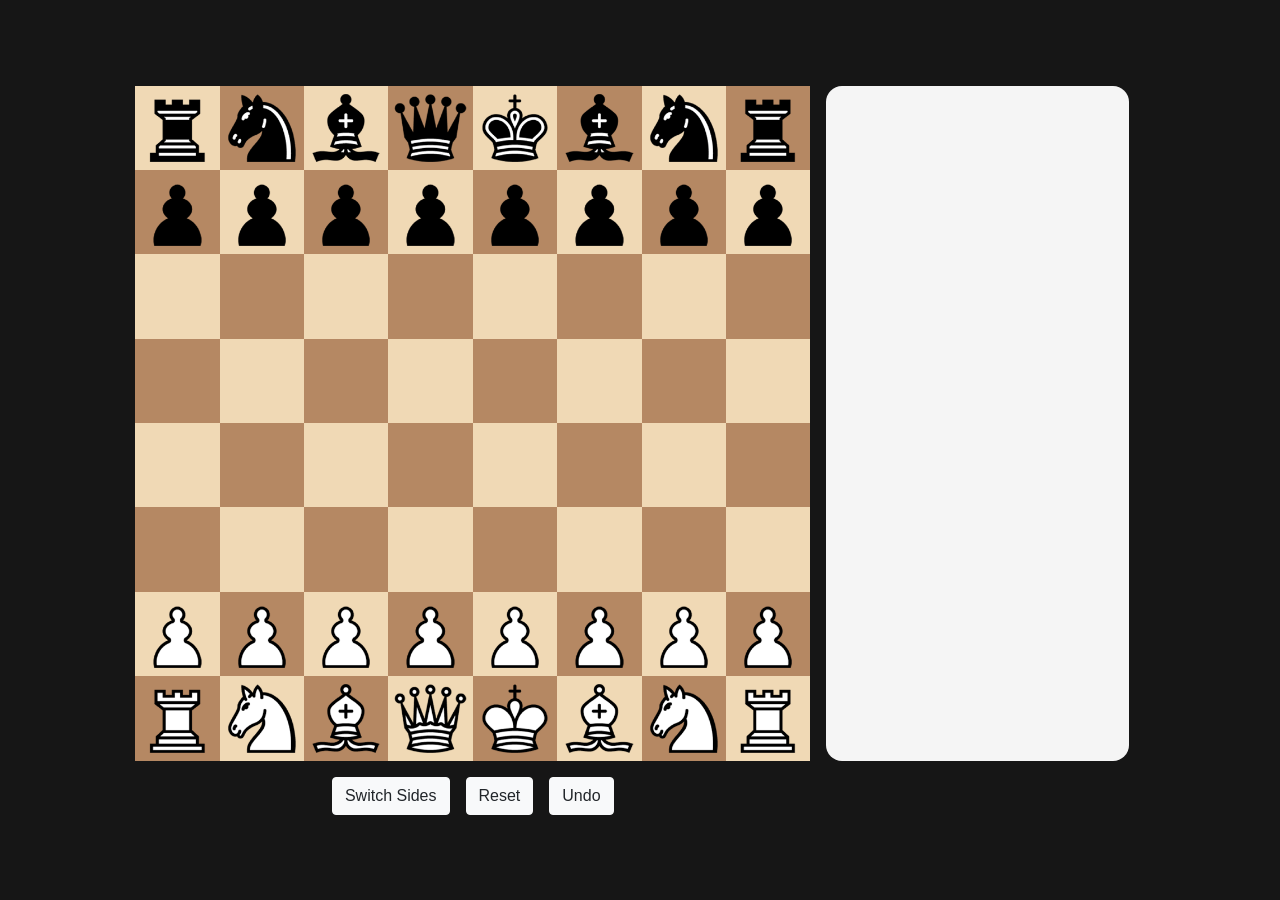
<file: index.html>
<html>
  <head>
    <title>Chess</title>
    <link rel="shortcut icon" type="image/x-icon" href="Resources/favicon.ico" />
    <!-- STYLE IMPORTS -->
    <link rel="stylesheet" href="css/index.css">
    <link rel="stylesheet" href="https://cdn.jsdelivr.net/npm/bootstrap@4.5.3/dist/css/bootstrap.min.css"
      integrity="sha384-TX8t27EcRE3e/ihU7zmQxVncDAy5uIKz4rEkgIXeMed4M0jlfIDPvg6uqKI2xXr2" crossorigin="anonymous">
    <meta name="viewport" content="width=device-width, initial-scale=1, shrink-to-fit=no" charset="utf-8">

    <!-- JAVASCRIPT IMPORTS -->
    <script src="js/utility.js"></script>
    <script src="js/chess.js"></script>
  </head>

  <!-- PAGE CONTENT -->
  <body>
    <div class="main">
      <div class="content">
        <div class="game-display" id="game-display">
          <div class="board" id="board"></div>
          <div class="toolbar" id="toolbar">
            <button type="button" class="btn btn-light switch" id="switch">Switch Sides</button>
            <button type="button" class="btn btn-light reset" id="reset">Reset</button>
            <button type="button" class="btn btn-light undo" id="undo">Undo</button>
          </div>
        </div>
        <div class="info-display" id="info-display">
          <div class="info">
            <p id="output"></p>
          </div>
        </div>
      </div>
    </div>
  </body>

  <!-- START JS SCRIPT -->
  <script> window.onload = main(); </script>

  <!-- BOOSTRAP IMPORT -->
  <script src="https://code.jquery.com/jquery-3.2.1.slim.min.js"
          integrity="sha384-KJ3o2DKtIkvYIK3UENzmM7KCkRr/rE9/Qpg6aAZGJwFDMVNA/GpGFF93hXpG5KkN"
          crossorigin="anonymous"></script>
  <script src="https://cdnjs.cloudflare.com/ajax/libs/popper.js/1.12.9/umd/popper.min.js"
          integrity="sha384-ApNbgh9B+Y1QKtv3Rn7W3mgPxhU9K/ScQsAP7hUibX39j7fakFPskvXusvfa0b4Q"
          crossorigin="anonymous"></script>
  <script src="https://maxcdn.bootstrapcdn.com/bootstrap/4.0.0/js/bootstrap.min.js"
          integrity="sha384-JZR6Spejh4U02d8jOt6vLEHfe/JQGiRRSQQxSfFWpi1MquVdAyjUar5+76PVCmYl"
          crossorigin="anonymous"></script>
</html>
</file>
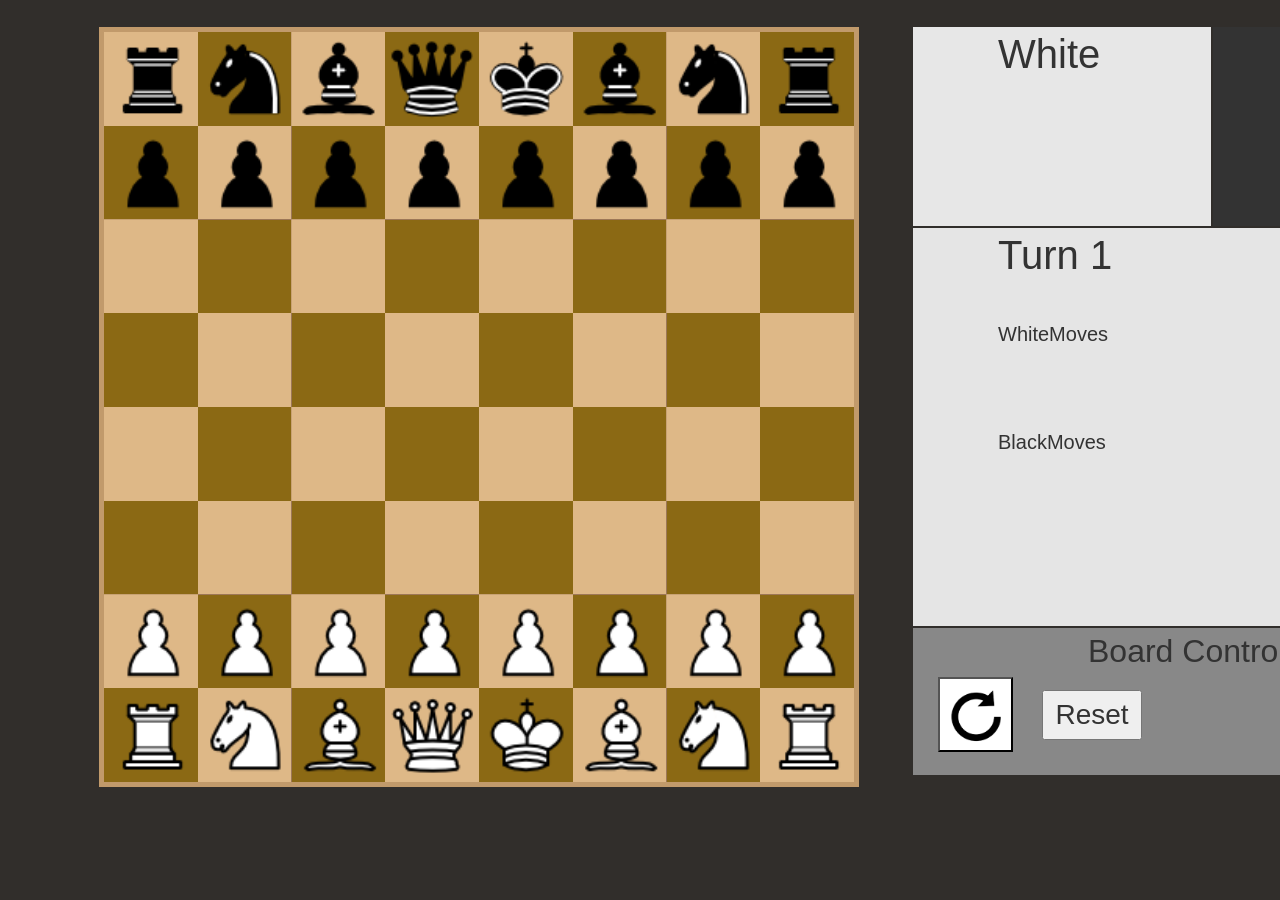
<file: v1.0/index.html>
<!DOCTYPE html>
<html>
<head>
    <meta charset="utf-8" />
    <title>Gamedev Canvas Workshop</title>
    <link rel="stylesheet" type="text/css" href="index.css">
</head>
<body>
  <canvas id="myCanvas"></canvas>
  <div class="InfoBox">
    <div class="WhiteBox" id="WhiteBox">
      <p id="WhiteText"> WHITEBOX </p>
    </div>
    <div class="BlackBox" id="BlackBox">
      <p id="BlackText"> BLACKBOX </p>
    </div>
    <div class="MoveBox" id="MoveBox">
      <p id="MoveText"> MoveText </p>
      <p id="WhiteMoves"> WhiteMoves </p>
      <p id="BlackMoves"> BlackMoves </p>
    </div>
    <div class="OptionsBox" id=OptionsBox>
      <p id="OptionsText"> OptionsText </p>
      <button class="BackButton" id="BackButton"></button>
      <button class="ResetButton" id="ResetButton">Reset</button>
    </div>
  </div>
  <script defer src="main.js" charset="utf-8"></script>
</body>
</html>
</file>
<file: css/index.css>
/* GENERAL DIVS */
.main {
  width: 100%;
  background-color: #161616;
  min-height: 100vh;
}

.content {
  display: flex;
  flex-direction: row;
  justify-content: center;
  align-items: center;
  min-height: 100%;
}

.game-display {
  display: flex;
  flex-direction: column;
  justify-content: center;
  align-items: center;
  min-height: 100%;
}

.info-display {
  margin-left: 1rem;
  margin-right: 1rem;
}

.info {
  background-color: #F5F5F5;
  border-radius: 1rem;
}

.toolbar {
  display: flex;
  flex-direction: row;
}

#output {
  padding: 1rem;
  overflow-y: scroll;
}

/* BOARD RELATED DIVS */

.board {
  background-color: #F5F5F5;
}

.chess-row {
  display: flex;
  flex-direction: row;
}

.lightSquare {
  background-color: #f0d9b5;
}

.darkSquare {
  background-color: #b58863;
}

.promotionSquare {
  background-color: #F5F5F5;
}

.highlightedSquare {
  background-color: #f7ec5b;
}

.chess-piece {
  cursor: grab;
}

svg {
  width: 100%;
  height: 100%;
}

circle {
  cx: 50%;
  cy: 50%;
  r: 17.5%;
  fill: rgba(0, 0, 0, 0.3);
}

/* TOOLBAR RELATED DIVS */
.btn {
  margin-top: 1rem;
  margin-left: 0.5rem;
  margin-right: 0.5rem;
}
</file>
<file: v1.0/index.css>
html {
  background: #312e2b
}

style {
  padding: 0;
  margin: 0;
}

canvas {
  background: #eee;
  display: block;
  margin-left: 6em;
  margin-right: auto;
  margin-top: 2em;
  margin-bottom: auto;
  outline: #C19A6B 5px solid;
  width: 750px;
  height: 750px;
}

.InfoBox {
  background: #ffffff;
  width: 600px;
  height: 750px;
  position: absolute;
  left: 57em;
  top: 1.6em;
}

.WhiteBox {
  background: #E7E7E7;
  border: 1px groove #312e2b;
  width: 298px;
  height: 199px;
  position: absolute;
}

#WhiteBox p:nth-of-type(1) {
  margin-top: 5px;
  margin-left: 85px;
  top: 5px;
  font: 40px Verdana, Geneva, sans-serif;
  color: #333333;
}

.BlackBox {
  background: #333333;
  border: 1px groove #312e2b;
  width: 298px;
  height: 199px;
  position: relative;
  left: 300px;
}

#BlackBox p:nth-of-type(1) {
  margin-top: 5px;
  margin-left: 85px;
  top: 5px;
  font: 40px Verdana, Geneva, sans-serif;
  color: #EEEEEE;
}

.MoveBox {
  background: #E5E5E5;
  border: 1px solid #312e2b;
  width: 598px;
  height: 398px;
  position: relative;
  up: 199px;
}

#MoveBox p:nth-of-type(1) {
  margin-top: 5px;
  margin-left: 85px;
  top: 5px;
  font: 40px Verdana, Geneva, sans-serif;
  color: #333333;
}

#MoveBox p:nth-of-type(2) {
  margin-top: 45px;
  margin-left: 85px;
  top: 5px;
  font: 20px Verdana, Geneva, sans-serif;
  color: #333333;
}

#MoveBox p:nth-of-type(3) {
  margin-top: 85px;
  margin-left: 85px;
  top: 5px;
  font: 20px Verdana, Geneva, sans-serif;
  color: #333333;
}

.OptionsBox {
  background: #888888;
  border: 1px solid #312e2b;
  width: 598px;
  height: 147px;
  position: relative;
  up: 597px;
}

#OptionsBox p:nth-of-type(1) {
  margin-top: 5px;
  margin-left: 175px;
  top: 5px;
  font: 32px Verdana, Geneva, sans-serif;
  color: #333333;
}

.BackButton {
  background: url(Icons/back.png) center no-repeat;
  background-size: 100% 100%;
  width: 75px;
  height: 75px;
  cursor:pointer;
  overflow: hidden;
  outline:none;
  position: relative;
  left: 25px;
  bottom: 25px;
}

.ResetButton {
  width: 100px;
  height: 50px;
  font: 28px Verdana, Geneva, sans-serif;
  color: #333333;
  position: relative;
  left: 50px;
  bottom: 50px;
  cursor:pointer;
  overflow: hidden;
  outline:none;
  position: relative;
}
</file>
